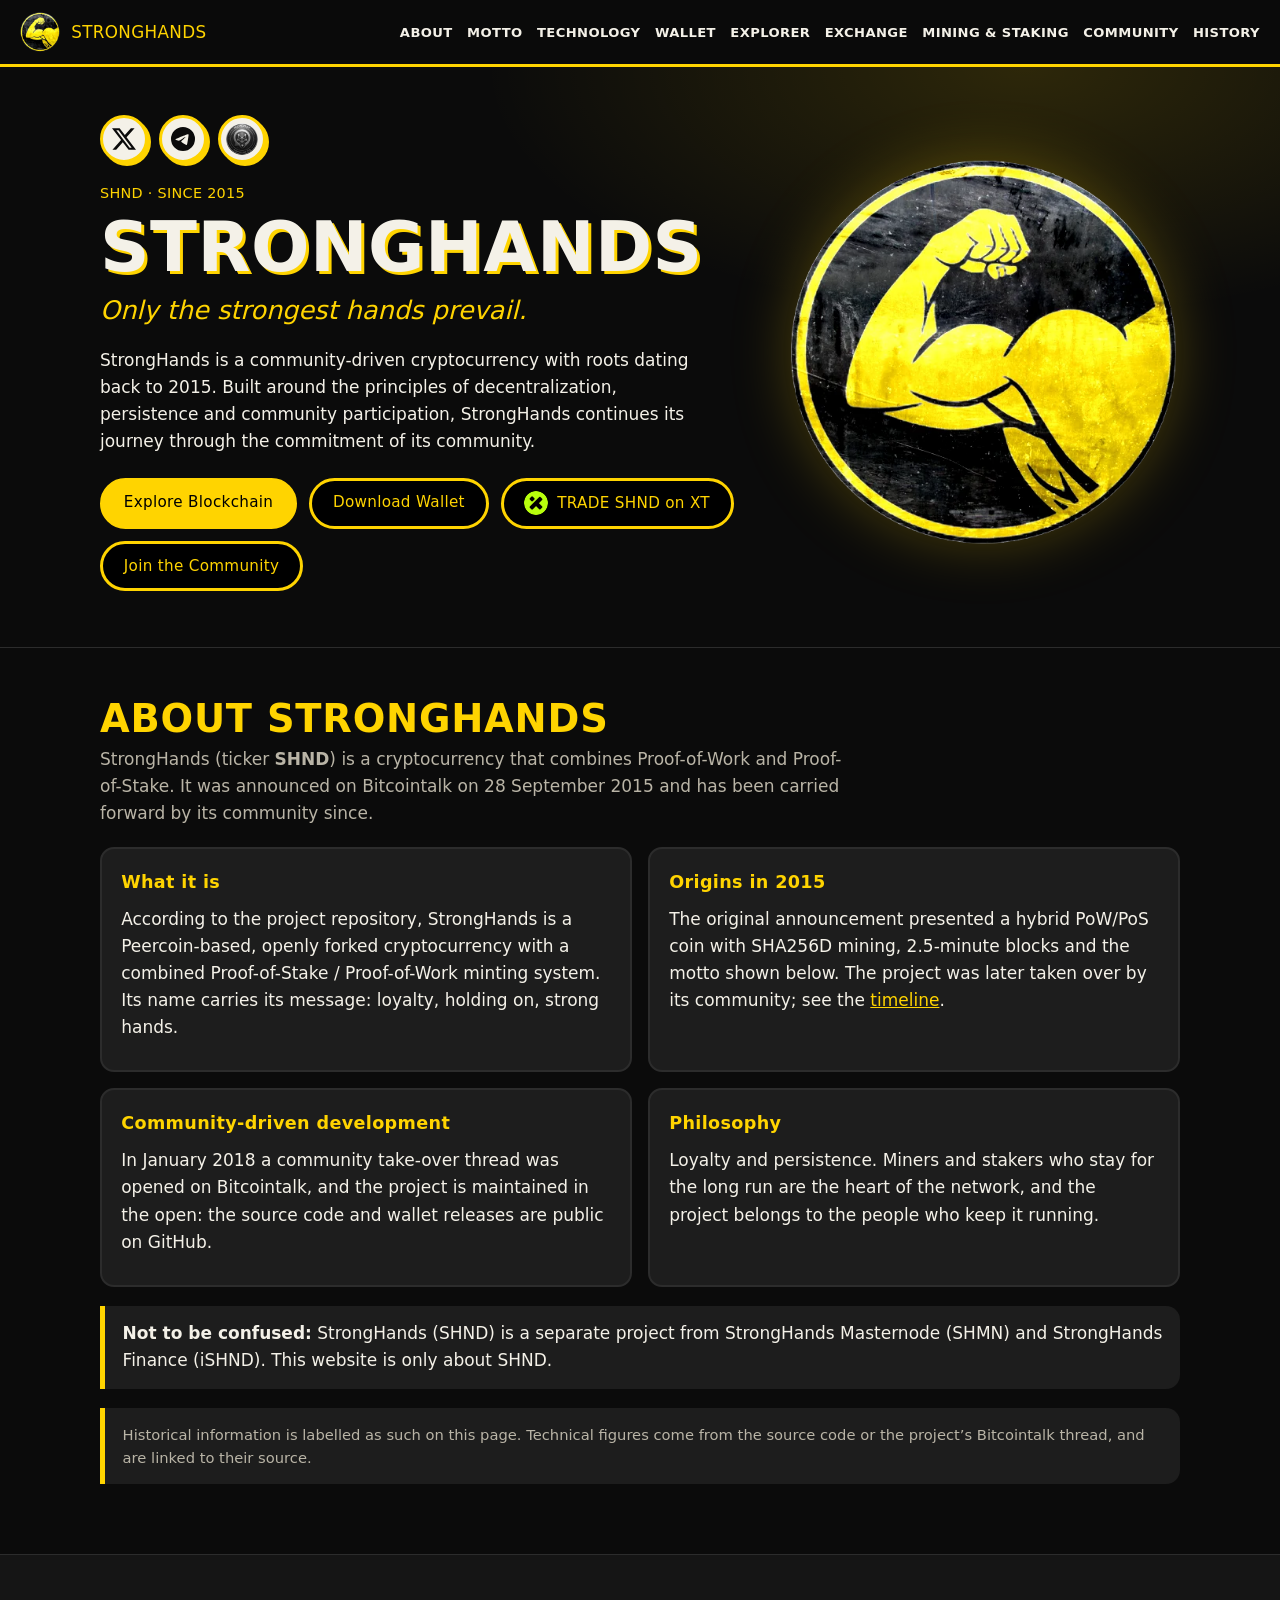
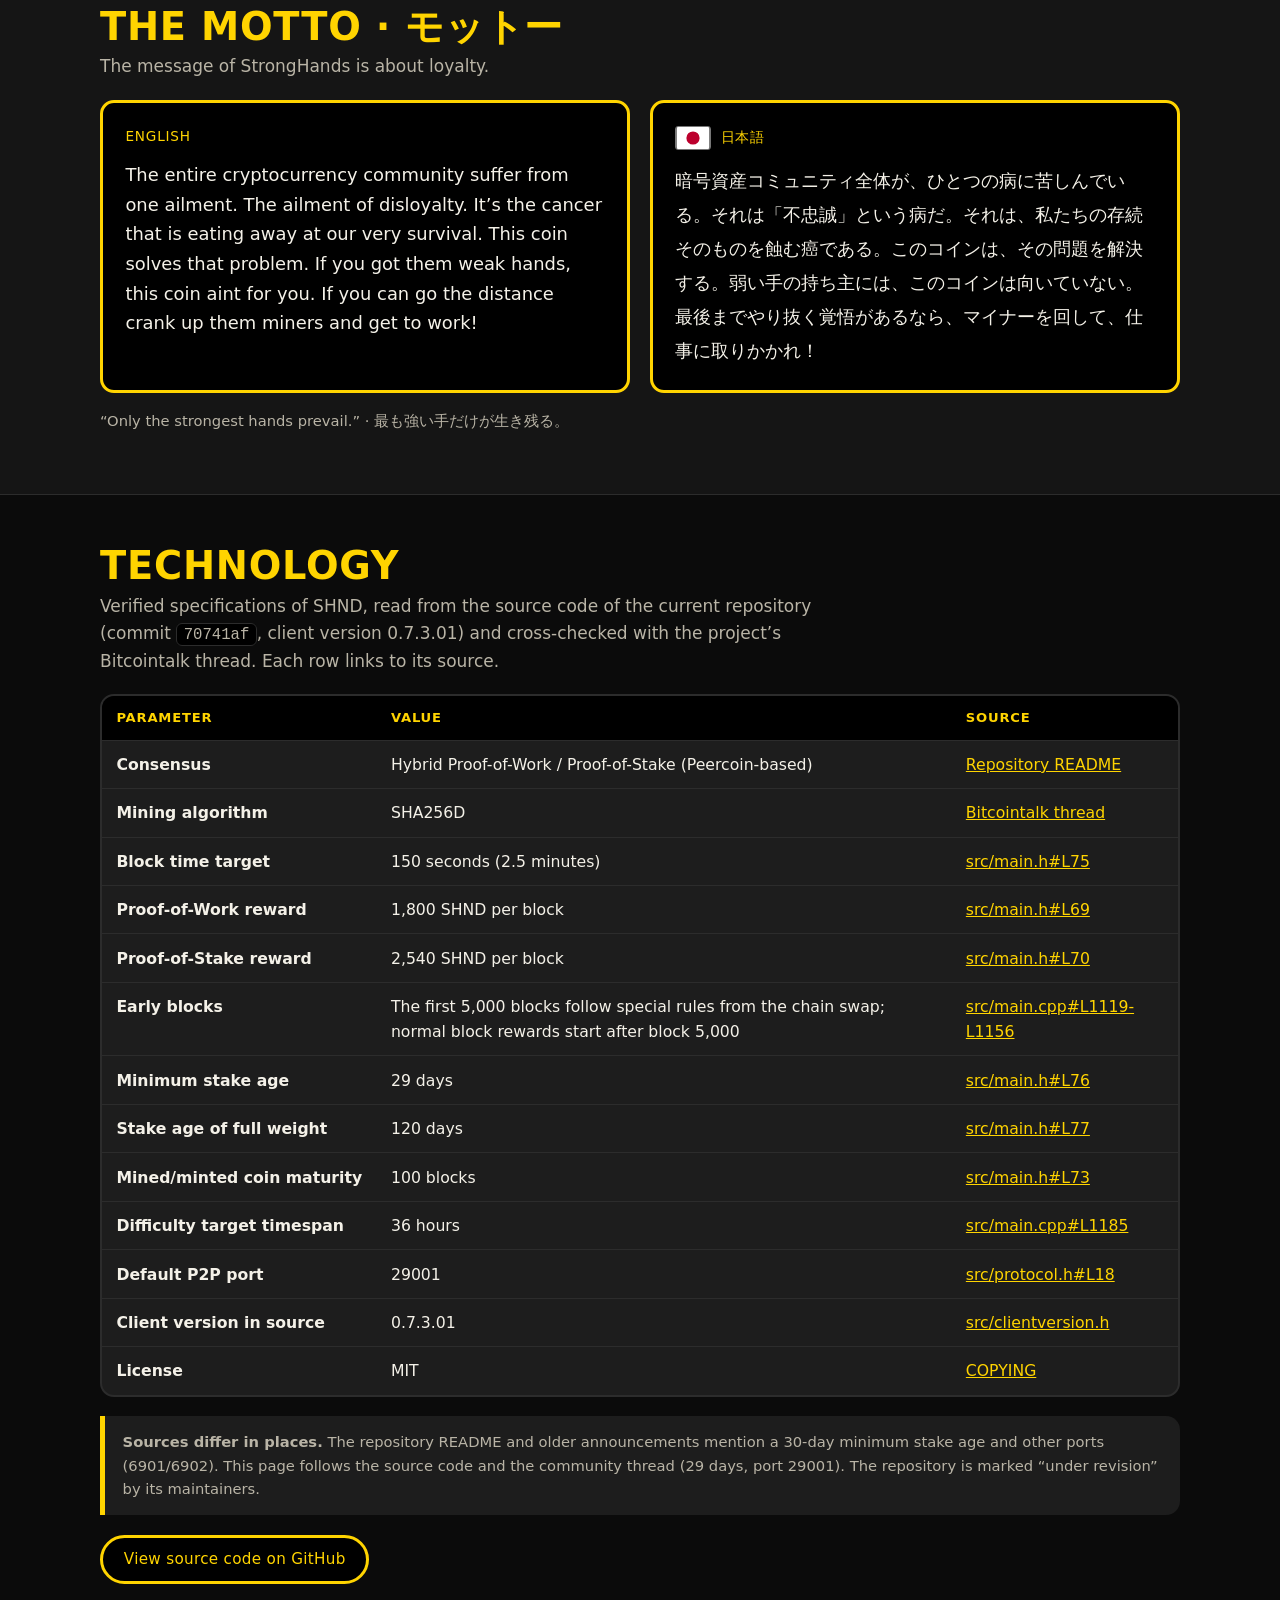
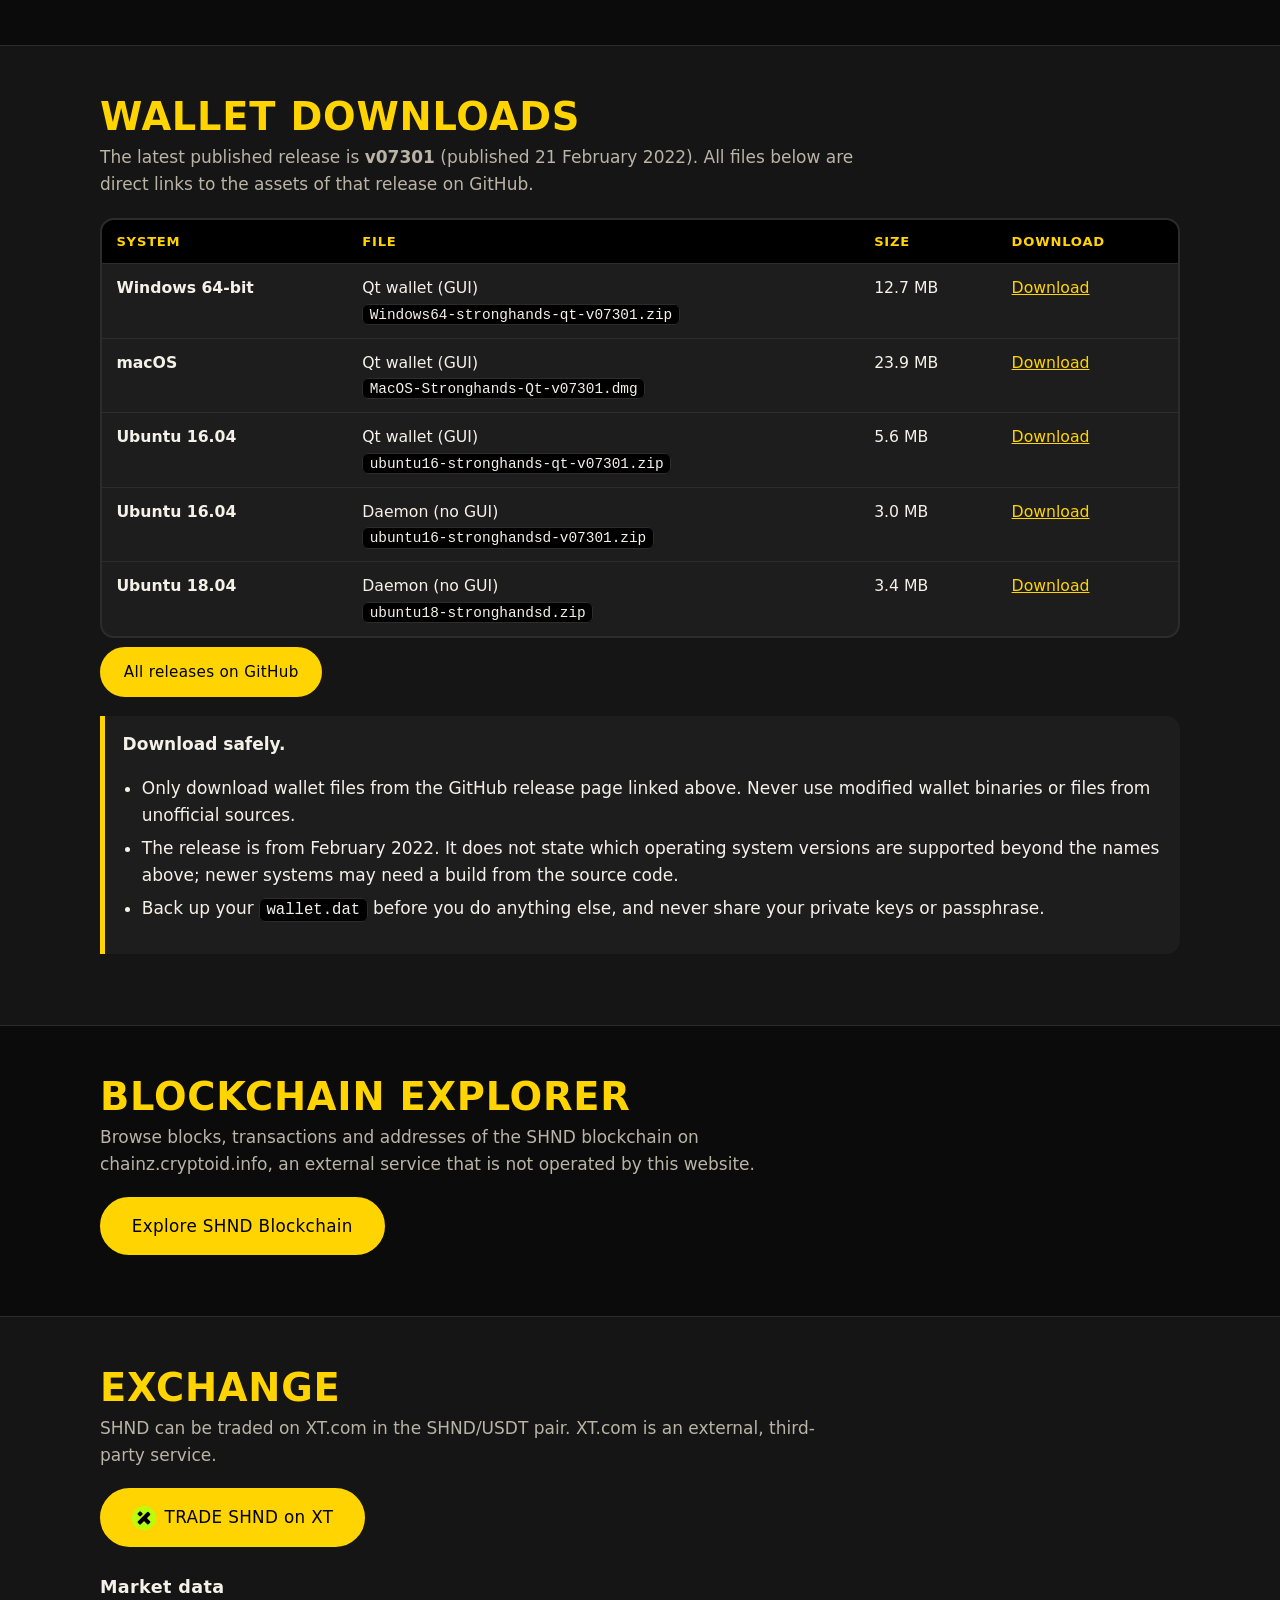
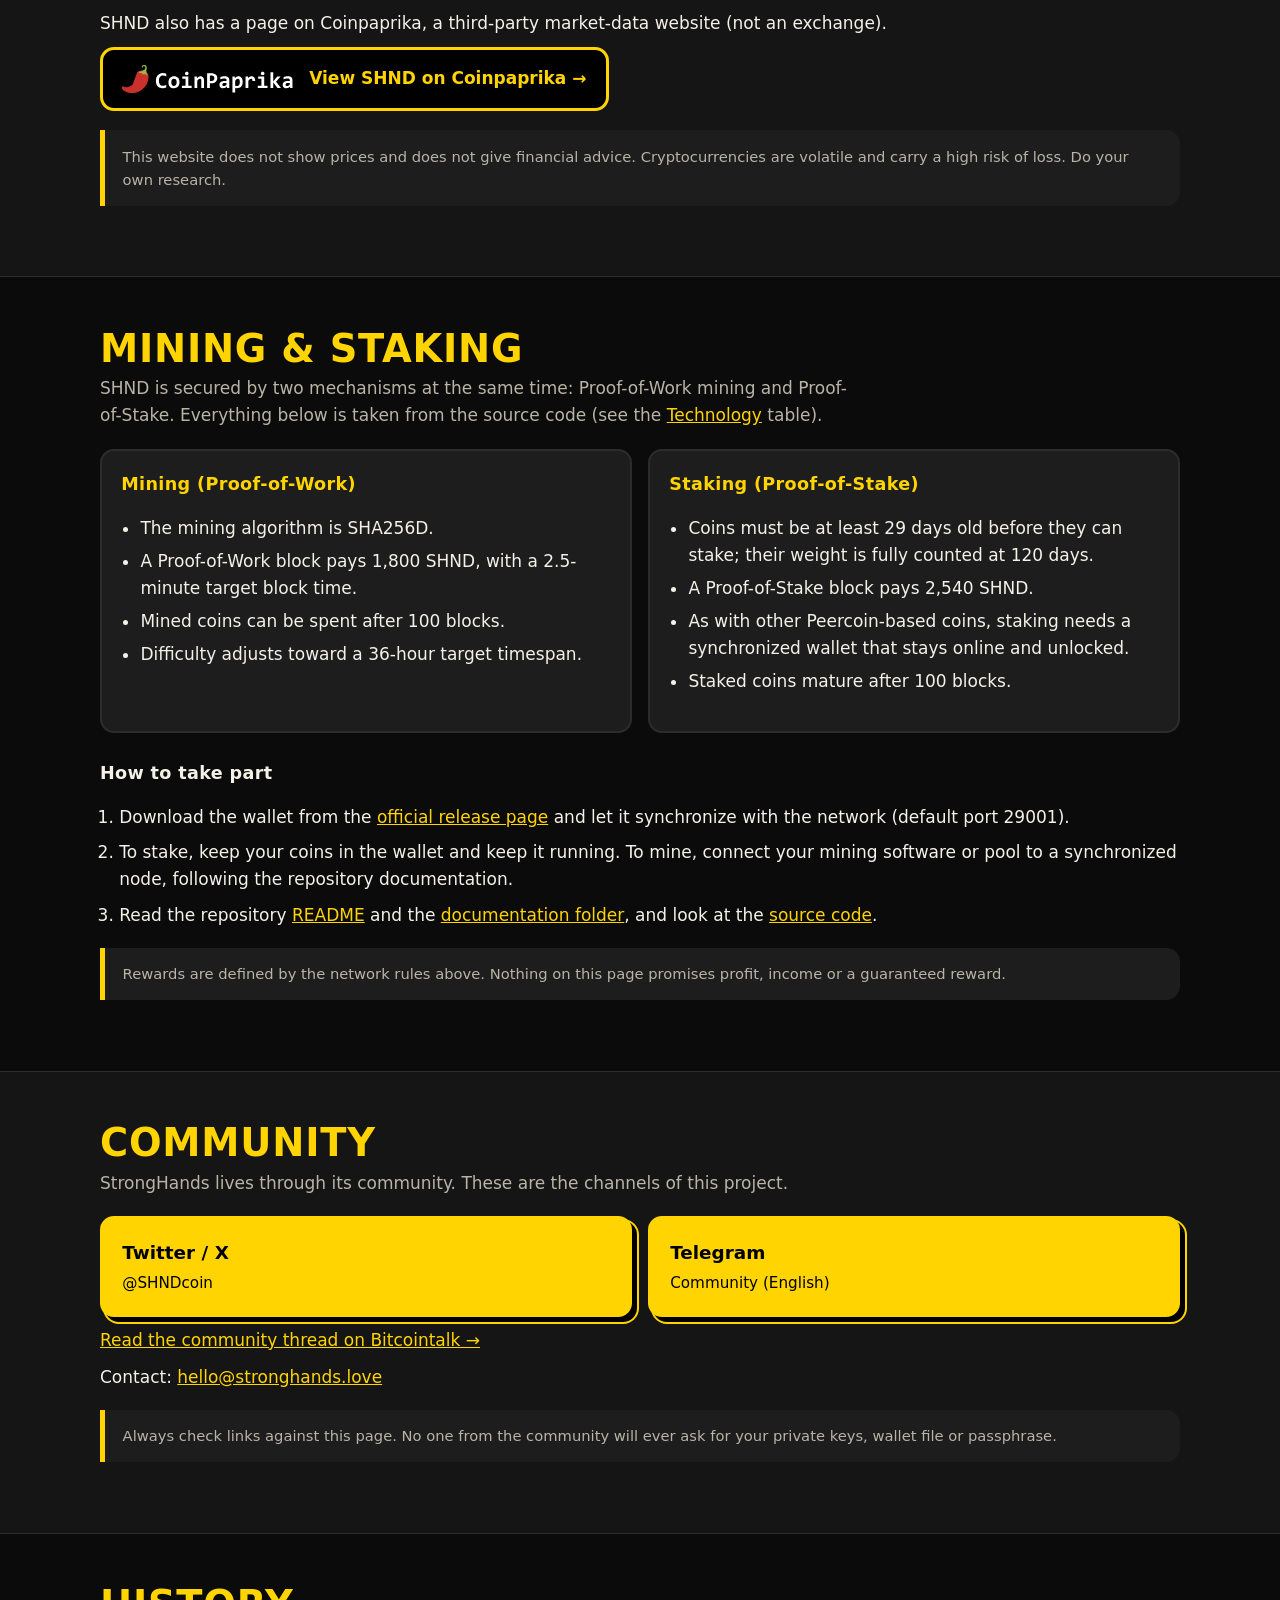
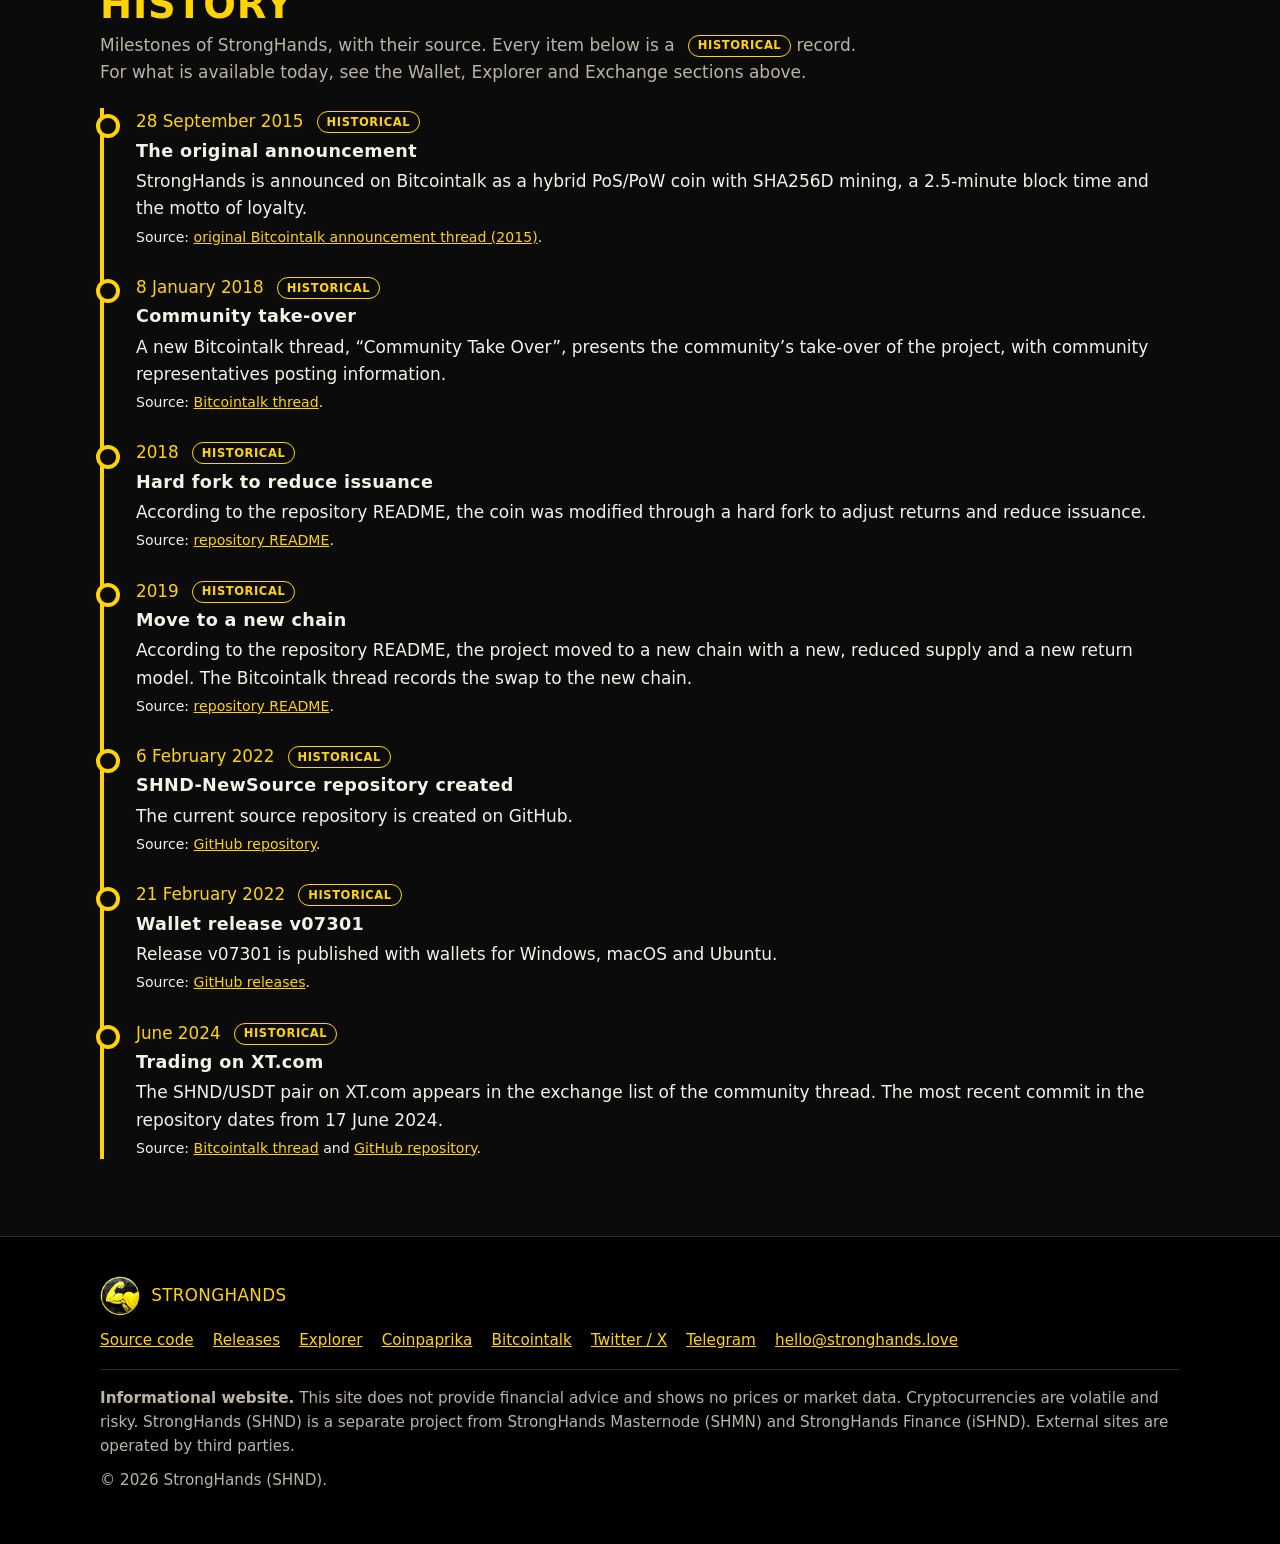
<file: index.html>
<!doctype html>
<html lang="en">
<head>
  <meta charset="utf-8">
  <meta name="viewport" content="width=device-width, initial-scale=1">
  <title>StrongHands (SHND) – Community-Driven Cryptocurrency Since 2015</title>
  <meta name="description" content="StrongHands (SHND) is a community-driven hybrid Proof-of-Work / Proof-of-Stake cryptocurrency with roots dating back to 2015. Technology, wallet downloads, explorer, mining, staking and history.">
  <meta name="theme-color" content="#0b0b0b">
  <meta name="robots" content="index, follow, max-image-preview:large">
  <link rel="canonical" href="https://stronghands.love/">
  <link rel="icon" type="image/png" sizes="32x32" href="assets/favicon-32.png">
  <link rel="icon" type="image/png" sizes="64x64" href="assets/favicon-64.png">
  <link rel="apple-touch-icon" href="assets/apple-touch-icon.png">
  <meta property="og:type" content="website">
  <meta property="og:site_name" content="StrongHands">
  <meta property="og:title" content="StrongHands (SHND) – Only the strongest hands prevail">
  <meta property="og:description" content="Community-driven hybrid PoW/PoS cryptocurrency with roots dating back to 2015.">
  <meta property="og:url" content="https://stronghands.love/">
  <meta property="og:image" content="https://stronghands.love/assets/stronghands-share-1200x630.jpg">
  <meta property="og:image:width" content="1200">
  <meta property="og:image:height" content="630">
  <meta property="og:image:alt" content="StrongHands logo: a flexed yellow arm on a black disc">
  <meta name="twitter:card" content="summary_large_image">
  <meta name="twitter:title" content="StrongHands (SHND) – Only the strongest hands prevail">
  <meta name="twitter:description" content="Community-driven hybrid PoW/PoS cryptocurrency with roots dating back to 2015.">
  <meta name="twitter:image" content="https://stronghands.love/assets/stronghands-share-1200x630.jpg">
  <meta name="twitter:image:alt" content="StrongHands logo: a flexed yellow arm on a black disc">
  <script type="application/ld+json">
  {
    "@context": "https://schema.org",
    "@graph": [
      {
        "@type": "WebSite",
        "@id": "https://stronghands.love/#website",
        "url": "https://stronghands.love/",
        "name": "StrongHands (SHND)",
        "description": "Community-driven hybrid PoW/PoS cryptocurrency with roots dating back to 2015.",
        "inLanguage": ["en", "ja"]
      },
      {
        "@type": "Organization",
        "@id": "https://stronghands.love/#community",
        "name": "StrongHands",
        "url": "https://stronghands.love/",
        "logo": "https://stronghands.love/assets/stronghands-logo-256.png",
        "sameAs": [
          "https://twitter.com/SHNDcoin",
          "https://t.me/stronghands"
        ]
      }
    ]
  }
  </script>
  <link rel="stylesheet" href="css/style.css">
</head>
<body>
  <a class="skip" href="#main">Skip to content</a>

  <header class="site-header">
    <div class="wrap bar">
      <a class="brand" href="#top" aria-label="StrongHands home">
        <img src="assets/stronghands-logo-256.webp" width="40" height="40" alt="">
        <span class="brand-word">STRONGHANDS</span>
      </a>
      <button class="nav-toggle" id="nav-toggle" type="button" aria-expanded="false" aria-controls="site-nav">Menu</button>
      <nav class="nav" id="site-nav" aria-label="Main">
        <ul>
          <li><a href="#about">About</a></li>
          <li><a href="#motto">Motto</a></li>
          <li><a href="#technology">Technology</a></li>
          <li><a href="#wallet">Wallet</a></li>
          <li><a href="#explorer">Explorer</a></li>
          <li><a href="#exchange">Exchange</a></li>
          <li><a href="#mining-staking">Mining &amp; Staking</a></li>
          <li><a href="#community">Community</a></li>
          <li><a href="#history">History</a></li>
        </ul>
      </nav>
    </div>
  </header>

  <main id="main">
    <section class="hero" id="top">
      <div class="wrap hero-grid">
        <div class="hero-copy">
          <nav class="social-top" aria-label="Community links">
            <a class="social-ico" href="https://twitter.com/SHNDcoin" target="_blank" rel="noopener noreferrer" aria-label="StrongHands on X" title="StrongHands on X"><svg viewBox="0 0 24 24" width="24" height="24" aria-hidden="true" focusable="false"><path fill="currentColor" d="M18.901 1.153h3.68l-8.04 9.19L24 22.846h-7.406l-5.8-7.584-6.638 7.584H.474l8.6-9.83L0 1.154h7.594l5.243 6.932ZM17.61 20.644h2.039L6.486 3.24H4.298Z"/></svg></a>
            <a class="social-ico" href="https://t.me/stronghands" target="_blank" rel="noopener noreferrer" aria-label="StrongHands on Telegram" title="StrongHands on Telegram"><svg viewBox="0 0 24 24" width="24" height="24" aria-hidden="true" focusable="false"><path fill="currentColor" d="M11.944 0A12 12 0 0 0 0 12a12 12 0 0 0 12 12 12 12 0 0 0 12-12A12 12 0 0 0 12 0a12 12 0 0 0-.056 0zm4.962 7.224c.1-.002.321.023.465.14a.506.506 0 0 1 .171.325c.016.093.036.306.02.472-.18 1.898-.962 6.502-1.36 8.627-.168.9-.499 1.201-.82 1.23-.696.065-1.225-.46-1.9-.902-1.056-.693-1.653-1.124-2.678-1.8-1.185-.78-.417-1.21.258-1.91.177-.184 3.247-2.977 3.307-3.23.007-.032.014-.15-.056-.212s-.174-.041-.249-.024c-.106.024-1.793 1.14-5.061 3.345-.48.33-.913.49-1.302.48-.428-.008-1.252-.241-1.865-.44-.752-.245-1.349-.374-1.297-.789.027-.216.325-.437.893-.663 3.498-1.524 5.83-2.529 6.998-3.014 3.332-1.386 4.025-1.627 4.476-1.635z"/></svg></a>
            <a class="social-ico social-ico-img" href="https://mememap.org" target="_blank" rel="noopener noreferrer" aria-label="StrongHands is listed on MemeMap" title="Listed on MemeMap"><img src="assets/mememap-coin-96.png" width="32" height="32" alt="" loading="lazy"></a>
          </nav>
          <p class="eyebrow">SHND &middot; Since 2015</p>
          <h1><span class="word">STRONGHANDS</span></h1>
          <p class="tagline">Only the strongest hands prevail.</p>
          <p class="lead">StrongHands is a community-driven cryptocurrency with roots dating back to 2015. Built around the principles of decentralization, persistence and community participation, StrongHands continues its journey through the commitment of its community.</p>
          <p class="cta-row">
            <a class="btn btn-primary" href="https://chainz.cryptoid.info/shnd/" target="_blank" rel="noopener noreferrer">Explore Blockchain</a>
            <a class="btn btn-secondary" href="#wallet">Download Wallet</a>
            <a class="btn btn-secondary" href="https://www.xt.com/en/trade/shnd_usdt" target="_blank" rel="noopener noreferrer"><img class="btn-ico" src="assets/xt-logo.png" alt="" width="24" height="24">TRADE SHND on XT</a>
            <a class="btn btn-secondary" href="#community">Join the Community</a>
          </p>
        </div>
        <figure class="hero-art">
          <picture>
            <source type="image/webp" srcset="assets/stronghands-logo-256.webp 256w, assets/stronghands-logo.webp 500w" sizes="(min-width: 860px) 400px, 80vw">
            <img src="assets/stronghands-logo.png" width="500" height="500" fetchpriority="high" decoding="async" alt="StrongHands logo: a flexed yellow arm on a black disc">
          </picture>
        </figure>
      </div>
    </section>

    <section id="about" class="panel" aria-labelledby="about-h">
      <div class="wrap">
        <h2 id="about-h">About StrongHands</h2>
        <p class="kicker">StrongHands (ticker <strong>SHND</strong>) is a cryptocurrency that combines Proof-of-Work and Proof-of-Stake. It was announced on Bitcointalk on 28 September 2015 and has been carried forward by its community since.</p>
        <div class="grid two">
          <div class="box">
            <h3>What it is</h3>
            <p>According to the project repository, StrongHands is a Peercoin-based, openly forked cryptocurrency with a combined Proof-of-Stake / Proof-of-Work minting system. Its name carries its message: loyalty, holding on, strong hands.</p>
          </div>
          <div class="box">
            <h3>Origins in 2015</h3>
            <p>The original announcement presented a hybrid PoW/PoS coin with SHA256D mining, 2.5-minute blocks and the motto shown below. The project was later taken over by its community; see the <a href="#history">timeline</a>.</p>
          </div>
          <div class="box">
            <h3>Community-driven development</h3>
            <p>In January 2018 a community take-over thread was opened on Bitcointalk, and the project is maintained in the open: the source code and wallet releases are public on GitHub.</p>
          </div>
          <div class="box">
            <h3>Philosophy</h3>
            <p>Loyalty and persistence. Miners and stakers who stay for the long run are the heart of the network, and the project belongs to the people who keep it running.</p>
          </div>
        </div>
        <p class="note"><strong>Not to be confused:</strong> StrongHands (SHND) is a separate project from StrongHands Masternode (SHMN) and StrongHands Finance (iSHND). This website is only about SHND.</p>
        <p class="note small">Historical information is labelled as such on this page. Technical figures come from the source code or the project&rsquo;s Bitcointalk thread, and are linked to their source.</p>
      </div>
    </section>

    <section id="motto" class="panel alt" aria-labelledby="motto-h">
      <div class="wrap">
        <h2 id="motto-h">The Motto &middot; <span lang="ja">モットー</span></h2>
        <p class="kicker">The message of StrongHands is about loyalty.</p>
        <div class="motto-grid">
          <blockquote class="quote" lang="en">
            <p class="label"><span>English</span></p>
            <p>The entire cryptocurrency community suffer from one ailment. The ailment of disloyalty. It&rsquo;s the cancer that is eating away at our very survival. This coin solves that problem. If you got them weak hands, this coin aint for you. If you can go the distance crank up them miners and get to work!</p>
          </blockquote>
          <blockquote class="quote ja" lang="ja">
            <p class="label">
              <span class="flag" role="img" aria-label="Flag of Japan"><svg viewBox="0 0 90 60" xmlns="http://www.w3.org/2000/svg" focusable="false" aria-hidden="true"><rect width="90" height="60" fill="#ffffff"/><circle cx="45" cy="30" r="18" fill="#bc002d"/></svg></span>
              <span>日本語</span>
            </p>
            <p>暗号資産コミュニティ全体が、ひとつの病に苦しんでいる。それは「不忠誠」という病だ。それは、私たちの存続そのものを蝕む癌である。このコインは、その問題を解決する。弱い手の持ち主には、このコインは向いていない。最後までやり抜く覚悟があるなら、マイナーを回して、仕事に取りかかれ！</p>
          </blockquote>
        </div>
        <p class="motto-source">&ldquo;Only the strongest hands prevail.&rdquo; &middot; <span lang="ja">最も強い手だけが生き残る。</span></p>
      </div>
    </section>

    <section id="technology" class="panel" aria-labelledby="tech-h">
      <div class="wrap">
        <h2 id="tech-h">Technology</h2>
        <p class="kicker">Verified specifications of SHND, read from the source code of the current repository (commit <code>70741af</code>, client version 0.7.3.01) and cross-checked with the project&rsquo;s Bitcointalk thread. Each row links to its source.</p>
        <div class="table-wrap">
          <table>
            <thead><tr><th scope="col">Parameter</th><th scope="col">Value</th><th scope="col">Source</th></tr></thead>
            <tbody>
              <tr><td class="k">Consensus</td><td>Hybrid Proof-of-Work / Proof-of-Stake (Peercoin-based)</td><td><a href="https://github.com/stronghandsblockchain/SHND-NewSource/blob/70741af7b6cb85afba53950e54d2004b928a733f/README.md" target="_blank" rel="noopener noreferrer">Repository README</a></td></tr>
              <tr><td class="k">Mining algorithm</td><td>SHA256D</td><td><a href="https://bitcointalk.org/index.php?topic=2709780" target="_blank" rel="noopener noreferrer">Bitcointalk thread</a></td></tr>
              <tr><td class="k">Block time target</td><td>150 seconds (2.5 minutes)</td><td><a href="https://github.com/stronghandsblockchain/SHND-NewSource/blob/70741af7b6cb85afba53950e54d2004b928a733f/src/main.h#L75" target="_blank" rel="noopener noreferrer">src/main.h#L75</a></td></tr>
              <tr><td class="k">Proof-of-Work reward</td><td>1,800 SHND per block</td><td><a href="https://github.com/stronghandsblockchain/SHND-NewSource/blob/70741af7b6cb85afba53950e54d2004b928a733f/src/main.h#L69" target="_blank" rel="noopener noreferrer">src/main.h#L69</a></td></tr>
              <tr><td class="k">Proof-of-Stake reward</td><td>2,540 SHND per block</td><td><a href="https://github.com/stronghandsblockchain/SHND-NewSource/blob/70741af7b6cb85afba53950e54d2004b928a733f/src/main.h#L70" target="_blank" rel="noopener noreferrer">src/main.h#L70</a></td></tr>
              <tr><td class="k">Early blocks</td><td>The first 5,000 blocks follow special rules from the chain swap; normal block rewards start after block 5,000</td><td><a href="https://github.com/stronghandsblockchain/SHND-NewSource/blob/70741af7b6cb85afba53950e54d2004b928a733f/src/main.cpp#L1119-L1156" target="_blank" rel="noopener noreferrer">src/main.cpp#L1119-L1156</a></td></tr>
              <tr><td class="k">Minimum stake age</td><td>29 days</td><td><a href="https://github.com/stronghandsblockchain/SHND-NewSource/blob/70741af7b6cb85afba53950e54d2004b928a733f/src/main.h#L76" target="_blank" rel="noopener noreferrer">src/main.h#L76</a></td></tr>
              <tr><td class="k">Stake age of full weight</td><td>120 days</td><td><a href="https://github.com/stronghandsblockchain/SHND-NewSource/blob/70741af7b6cb85afba53950e54d2004b928a733f/src/main.h#L77" target="_blank" rel="noopener noreferrer">src/main.h#L77</a></td></tr>
              <tr><td class="k">Mined/minted coin maturity</td><td>100 blocks</td><td><a href="https://github.com/stronghandsblockchain/SHND-NewSource/blob/70741af7b6cb85afba53950e54d2004b928a733f/src/main.h#L73" target="_blank" rel="noopener noreferrer">src/main.h#L73</a></td></tr>
              <tr><td class="k">Difficulty target timespan</td><td>36 hours</td><td><a href="https://github.com/stronghandsblockchain/SHND-NewSource/blob/70741af7b6cb85afba53950e54d2004b928a733f/src/main.cpp#L1185" target="_blank" rel="noopener noreferrer">src/main.cpp#L1185</a></td></tr>
              <tr><td class="k">Default P2P port</td><td>29001</td><td><a href="https://github.com/stronghandsblockchain/SHND-NewSource/blob/70741af7b6cb85afba53950e54d2004b928a733f/src/protocol.h#L18" target="_blank" rel="noopener noreferrer">src/protocol.h#L18</a></td></tr>
              <tr><td class="k">Client version in source</td><td>0.7.3.01</td><td><a href="https://github.com/stronghandsblockchain/SHND-NewSource/blob/70741af7b6cb85afba53950e54d2004b928a733f/src/clientversion.h" target="_blank" rel="noopener noreferrer">src/clientversion.h</a></td></tr>
              <tr><td class="k">License</td><td>MIT</td><td><a href="https://github.com/stronghandsblockchain/SHND-NewSource/blob/70741af7b6cb85afba53950e54d2004b928a733f/COPYING" target="_blank" rel="noopener noreferrer">COPYING</a></td></tr>
            </tbody>
          </table>
        </div>
        <p class="note small"><strong>Sources differ in places.</strong> The repository README and older announcements mention a 30-day minimum stake age and other ports (6901/6902). This page follows the source code and the community thread (29 days, port 29001). The repository is marked &ldquo;under revision&rdquo; by its maintainers.</p>
        <p><a class="btn btn-secondary" href="https://github.com/stronghandsblockchain/SHND-NewSource" target="_blank" rel="noopener noreferrer">View source code on GitHub</a></p>
      </div>
    </section>

    <section id="wallet" class="panel alt" aria-labelledby="wallet-h">
      <div class="wrap">
        <h2 id="wallet-h">Wallet Downloads</h2>
        <p class="kicker">The latest published release is <strong>v07301</strong> (published 21 February 2022). All files below are direct links to the assets of that release on GitHub.</p>
        <div class="table-wrap">
          <table>
            <thead><tr><th scope="col">System</th><th scope="col">File</th><th scope="col">Size</th><th scope="col">Download</th></tr></thead>
            <tbody>
              <tr><td class="k">Windows 64-bit</td><td>Qt wallet (GUI)<br><code>Windows64-stronghands-qt-v07301.zip</code></td><td>12.7 MB</td><td><a href="https://github.com/stronghandsblockchain/SHND-NewSource/releases/download/v07301/Windows64-stronghands-qt-v07301.zip" target="_blank" rel="noopener noreferrer">Download</a></td></tr>
              <tr><td class="k">macOS</td><td>Qt wallet (GUI)<br><code>MacOS-Stronghands-Qt-v07301.dmg</code></td><td>23.9 MB</td><td><a href="https://github.com/stronghandsblockchain/SHND-NewSource/releases/download/v07301/MacOS-Stronghands-Qt-v07301.dmg" target="_blank" rel="noopener noreferrer">Download</a></td></tr>
              <tr><td class="k">Ubuntu 16.04</td><td>Qt wallet (GUI)<br><code>ubuntu16-stronghands-qt-v07301.zip</code></td><td>5.6 MB</td><td><a href="https://github.com/stronghandsblockchain/SHND-NewSource/releases/download/v07301/ubuntu16-stronghands-qt-v07301.zip" target="_blank" rel="noopener noreferrer">Download</a></td></tr>
              <tr><td class="k">Ubuntu 16.04</td><td>Daemon (no GUI)<br><code>ubuntu16-stronghandsd-v07301.zip</code></td><td>3.0 MB</td><td><a href="https://github.com/stronghandsblockchain/SHND-NewSource/releases/download/v07301/ubuntu16-stronghandsd-v07301.zip" target="_blank" rel="noopener noreferrer">Download</a></td></tr>
              <tr><td class="k">Ubuntu 18.04</td><td>Daemon (no GUI)<br><code>ubuntu18-stronghandsd.zip</code></td><td>3.4 MB</td><td><a href="https://github.com/stronghandsblockchain/SHND-NewSource/releases/download/v07301/ubuntu18-stronghandsd.zip" target="_blank" rel="noopener noreferrer">Download</a></td></tr>
            </tbody>
          </table>
        </div>
        <p><a class="btn btn-primary" href="https://github.com/stronghandsblockchain/SHND-NewSource/releases" target="_blank" rel="noopener noreferrer">All releases on GitHub</a></p>
        <div class="note">
          <strong>Download safely.</strong>
          <ul class="list">
            <li>Only download wallet files from the GitHub release page linked above. Never use modified wallet binaries or files from unofficial sources.</li>
            <li>The release is from February 2022. It does not state which operating system versions are supported beyond the names above; newer systems may need a build from the source code.</li>
            <li>Back up your <code>wallet.dat</code> before you do anything else, and never share your private keys or passphrase.</li>
          </ul>
        </div>
      </div>
    </section>

    <section id="explorer" class="panel" aria-labelledby="explorer-h">
      <div class="wrap">
        <h2 id="explorer-h">Blockchain Explorer</h2>
        <p class="kicker">Browse blocks, transactions and addresses of the SHND blockchain on chainz.cryptoid.info, an external service that is not operated by this website.</p>
        <p><a class="btn btn-primary btn-wide" href="https://chainz.cryptoid.info/shnd/" target="_blank" rel="noopener noreferrer">Explore SHND Blockchain</a></p>
      </div>
    </section>

    <section id="exchange" class="panel alt" aria-labelledby="exchange-h">
      <div class="wrap">
        <h2 id="exchange-h">Exchange</h2>
        <p class="kicker">SHND can be traded on XT.com in the SHND/USDT pair. XT.com is an external, third-party service.</p>
        <p><a class="btn btn-primary btn-wide" href="https://www.xt.com/en/trade/shnd_usdt" target="_blank" rel="noopener noreferrer"><img class="btn-ico" src="assets/xt-logo.png" alt="" width="24" height="24">TRADE SHND on XT</a></p>
        <h3>Market data</h3>
        <p>SHND also has a page on Coinpaprika, a third-party market-data website (not an exchange).</p>
        <p><a class="paprika" href="https://coinpaprika.com/coin/shnd-stronghands" target="_blank" rel="noopener noreferrer" aria-label="StrongHands (SHND) on Coinpaprika"><img src="assets/coinpaprika-logo.svg" width="171" height="29" alt="Coinpaprika" loading="lazy" decoding="async"><span>View SHND on Coinpaprika &rarr;</span></a></p>
        <p class="note small">This website does not show prices and does not give financial advice. Cryptocurrencies are volatile and carry a high risk of loss. Do your own research.</p>
      </div>
    </section>

    <section id="mining-staking" class="panel" aria-labelledby="ms-h">
      <div class="wrap">
        <h2 id="ms-h">Mining &amp; Staking</h2>
        <p class="kicker">SHND is secured by two mechanisms at the same time: Proof-of-Work mining and Proof-of-Stake. Everything below is taken from the source code (see the <a href="#technology">Technology</a> table).</p>
        <div class="grid two">
          <div class="box">
            <h3>Mining (Proof-of-Work)</h3>
            <ul class="list">
              <li>The mining algorithm is SHA256D.</li>
              <li>A Proof-of-Work block pays 1,800 SHND, with a 2.5-minute target block time.</li>
              <li>Mined coins can be spent after 100 blocks.</li>
              <li>Difficulty adjusts toward a 36-hour target timespan.</li>
            </ul>
          </div>
          <div class="box">
            <h3>Staking (Proof-of-Stake)</h3>
            <ul class="list">
              <li>Coins must be at least 29 days old before they can stake; their weight is fully counted at 120 days.</li>
              <li>A Proof-of-Stake block pays 2,540 SHND.</li>
              <li>As with other Peercoin-based coins, staking needs a synchronized wallet that stays online and unlocked.</li>
              <li>Staked coins mature after 100 blocks.</li>
            </ul>
          </div>
        </div>
        <h3>How to take part</h3>
        <ol class="steps">
          <li>Download the wallet from the <a href="#wallet">official release page</a> and let it synchronize with the network (default port 29001).</li>
          <li>To stake, keep your coins in the wallet and keep it running. To mine, connect your mining software or pool to a synchronized node, following the repository documentation.</li>
          <li>Read the repository <a href="https://github.com/stronghandsblockchain/SHND-NewSource/blob/70741af7b6cb85afba53950e54d2004b928a733f/README.md" target="_blank" rel="noopener noreferrer">README</a> and the <a href="https://github.com/stronghandsblockchain/SHND-NewSource/tree/70741af7b6cb85afba53950e54d2004b928a733f/doc" target="_blank" rel="noopener noreferrer">documentation folder</a>, and look at the <a href="https://github.com/stronghandsblockchain/SHND-NewSource" target="_blank" rel="noopener noreferrer">source code</a>.</li>
        </ol>
        <p class="note small">Rewards are defined by the network rules above. Nothing on this page promises profit, income or a guaranteed reward.</p>
      </div>
    </section>

    <section id="community" class="panel alt" aria-labelledby="community-h">
      <div class="wrap">
        <h2 id="community-h">Community</h2>
        <p class="kicker">StrongHands lives through its community. These are the channels of this project.</p>
        <div class="grid two">
          <a class="card" href="https://twitter.com/SHNDcoin" target="_blank" rel="noopener noreferrer"><strong>Twitter / X</strong><span>@SHNDcoin</span></a>
          <a class="card" href="https://t.me/stronghands" target="_blank" rel="noopener noreferrer"><strong>Telegram</strong><span>Community (English)</span></a>
        </div>
        <p><a href="https://bitcointalk.org/index.php?topic=2709780" target="_blank" rel="noopener noreferrer">Read the community thread on Bitcointalk &rarr;</a></p>
        <p>Contact: <a href="mailto:hello@stronghands.love">hello@stronghands.love</a></p>
        <p class="note small">Always check links against this page. No one from the community will ever ask for your private keys, wallet file or passphrase.</p>
      </div>
    </section>

    <section id="history" class="panel" aria-labelledby="history-h">
      <div class="wrap">
        <h2 id="history-h">History</h2>
        <p class="kicker">Milestones of StrongHands, with their source. Every item below is a <span class="tag">Historical</span> record. For what is available today, see the Wallet, Explorer and Exchange sections above.</p>
        <ol class="timeline">
          <li>
            <span class="when">28 September 2015 <span class="tag">Historical</span></span>
            <h3>The original announcement</h3>
            <p>StrongHands is announced on Bitcointalk as a hybrid PoS/PoW coin with SHA256D mining, a 2.5-minute block time and the motto of loyalty.</p>
            <p class="src">Source: <a href="https://bitcointalk.org/index.php?topic=1195510" target="_blank" rel="noopener noreferrer">original Bitcointalk announcement thread (2015)</a>.</p>
          </li>
          <li>
            <span class="when">8 January 2018 <span class="tag">Historical</span></span>
            <h3>Community take-over</h3>
            <p>A new Bitcointalk thread, &ldquo;Community Take Over&rdquo;, presents the community&rsquo;s take-over of the project, with community representatives posting information.</p>
            <p class="src">Source: <a href="https://bitcointalk.org/index.php?topic=2709780" target="_blank" rel="noopener noreferrer">Bitcointalk thread</a>.</p>
          </li>
          <li>
            <span class="when">2018 <span class="tag">Historical</span></span>
            <h3>Hard fork to reduce issuance</h3>
            <p>According to the repository README, the coin was modified through a hard fork to adjust returns and reduce issuance.</p>
            <p class="src">Source: <a href="https://github.com/stronghandsblockchain/SHND-NewSource/blob/70741af7b6cb85afba53950e54d2004b928a733f/README.md" target="_blank" rel="noopener noreferrer">repository README</a>.</p>
          </li>
          <li>
            <span class="when">2019 <span class="tag">Historical</span></span>
            <h3>Move to a new chain</h3>
            <p>According to the repository README, the project moved to a new chain with a new, reduced supply and a new return model. The Bitcointalk thread records the swap to the new chain.</p>
            <p class="src">Source: <a href="https://github.com/stronghandsblockchain/SHND-NewSource/blob/70741af7b6cb85afba53950e54d2004b928a733f/README.md" target="_blank" rel="noopener noreferrer">repository README</a>.</p>
          </li>
          <li>
            <span class="when">6 February 2022 <span class="tag">Historical</span></span>
            <h3>SHND-NewSource repository created</h3>
            <p>The current source repository is created on GitHub.</p>
            <p class="src">Source: <a href="https://github.com/stronghandsblockchain/SHND-NewSource" target="_blank" rel="noopener noreferrer">GitHub repository</a>.</p>
          </li>
          <li>
            <span class="when">21 February 2022 <span class="tag">Historical</span></span>
            <h3>Wallet release v07301</h3>
            <p>Release v07301 is published with wallets for Windows, macOS and Ubuntu.</p>
            <p class="src">Source: <a href="https://github.com/stronghandsblockchain/SHND-NewSource/releases" target="_blank" rel="noopener noreferrer">GitHub releases</a>.</p>
          </li>
          <li>
            <span class="when">June 2024 <span class="tag">Historical</span></span>
            <h3>Trading on XT.com</h3>
            <p>The SHND/USDT pair on XT.com appears in the exchange list of the community thread. The most recent commit in the repository dates from 17 June 2024.</p>
            <p class="src">Source: <a href="https://bitcointalk.org/index.php?topic=2709780" target="_blank" rel="noopener noreferrer">Bitcointalk thread</a> and <a href="https://github.com/stronghandsblockchain/SHND-NewSource" target="_blank" rel="noopener noreferrer">GitHub repository</a>.</p>
          </li>
        </ol>
      </div>
    </section>
  </main>

  <footer class="footer">
    <div class="wrap">
      <a class="brand" href="#top" aria-label="Back to top">
        <img src="assets/stronghands-logo-256.webp" width="40" height="40" alt="">
        <span class="brand-word">STRONGHANDS</span>
      </a>
      <ul aria-label="Resources">
        <li><a href="https://github.com/stronghandsblockchain/SHND-NewSource" target="_blank" rel="noopener noreferrer">Source code</a></li>
        <li><a href="https://github.com/stronghandsblockchain/SHND-NewSource/releases" target="_blank" rel="noopener noreferrer">Releases</a></li>
        <li><a href="https://chainz.cryptoid.info/shnd/" target="_blank" rel="noopener noreferrer">Explorer</a></li>
        <li><a href="https://coinpaprika.com/coin/shnd-stronghands" target="_blank" rel="noopener noreferrer">Coinpaprika</a></li>
        <li><a href="https://bitcointalk.org/index.php?topic=2709780" target="_blank" rel="noopener noreferrer">Bitcointalk</a></li>
        <li><a href="https://twitter.com/SHNDcoin" target="_blank" rel="noopener noreferrer">Twitter / X</a></li>
        <li><a href="https://t.me/stronghands" target="_blank" rel="noopener noreferrer">Telegram</a></li>
        <li><a href="mailto:hello@stronghands.love">hello@stronghands.love</a></li>
      </ul>
      <p class="risk"><strong>Informational website.</strong> This site does not provide financial advice and shows no prices or market data. Cryptocurrencies are volatile and risky. StrongHands (SHND) is a separate project from StrongHands Masternode (SHMN) and StrongHands Finance (iSHND). External sites are operated by third parties.</p>
      <p>&copy; 2026 StrongHands (SHND).</p>
    </div>
  </footer>
  <script src="js/main.js" defer></script>
</body>
</html>
</file>
<file: css/style.css>
:root{--yellow:#ffd400;--yellow-d:#e0b800;--black:#0b0b0b;--char:#151515;--char2:#1d1d1d;--line:#2c2c2c;--text:#f4f1e8;--muted:#b9b4a6;--r:14px}
*{box-sizing:border-box}
html{scroll-behavior:smooth;scroll-padding-top:76px}
body{margin:0;background:var(--black);color:var(--text);font:17px/1.6 system-ui,-apple-system,"Segoe UI",Roboto,Helvetica,Arial,sans-serif;-webkit-text-size-adjust:100%}
h1,h2,h3,.btn,.eyebrow,.brand-word{font-family:"Arial Black","Impact",system-ui,sans-serif;letter-spacing:.02em}
h2{font-size:clamp(1.7rem,4.5vw,2.4rem);margin:0 0 .4rem;color:var(--yellow);text-transform:uppercase;line-height:1.05}
h3{font-size:1.1rem;margin:1.6rem 0 .4rem;color:var(--text)}
p{margin:.6rem 0}
a{color:var(--yellow)}
a:hover{color:#fff}
code{background:#000;border:1px solid var(--line);border-radius:6px;padding:.1rem .4rem;font-size:.92em;word-break:break-word}
.wrap{width:min(1080px,100% - 2rem);margin-inline:auto}
.skip{position:absolute;left:-999px;top:0;background:var(--yellow);color:#000;padding:.6rem 1rem;z-index:100}
.skip:focus{left:.5rem;top:.5rem}
a:focus-visible,button:focus-visible,summary:focus-visible{outline:3px solid var(--yellow);outline-offset:3px}
.btn:focus-visible{outline-color:#fff}

/* Header */
.site-header{position:sticky;top:0;z-index:50;background:rgba(11,11,11,.94);border-bottom:3px solid var(--yellow);backdrop-filter:blur(6px)}
.bar{display:flex;align-items:center;justify-content:space-between;gap:1rem;min-height:64px}
.brand{display:flex;align-items:center;gap:.7rem;text-decoration:none;color:var(--text)}
.brand img{width:40px;height:40px;display:block}
.brand-word{font-size:1.05rem;color:var(--yellow)}
.nav-toggle{display:none;background:transparent;border:2px solid var(--yellow);color:var(--yellow);border-radius:10px;padding:.45rem .8rem;font:inherit;font-weight:700;cursor:pointer}
.site-header .bar{width:min(1240px,100% - 2rem)}
.nav ul{list-style:none;margin:0;padding:0;display:flex;gap:.9rem;flex-wrap:nowrap}
.nav a{color:var(--text);text-decoration:none;font-size:.82rem;font-weight:700;text-transform:uppercase;letter-spacing:.03em;white-space:nowrap}
.nav a:hover{color:var(--yellow)}
@media (max-width:1120px){
  .nav-toggle{display:inline-block}
  .nav{position:absolute;left:0;right:0;top:100%;background:var(--black);border-bottom:3px solid var(--yellow);display:none}
  .nav.open{display:block}
  .nav ul{flex-direction:column;gap:0;padding:.4rem 1rem 1rem}
  .nav li a{display:block;padding:.7rem 0;border-bottom:1px solid var(--line)}
}

/* Hero */
.hero{padding:3rem 0 3.5rem;background:radial-gradient(900px 420px at 80% 0,rgba(255,212,0,.14),transparent 60%),var(--black);border-bottom:1px solid var(--line)}
.hero-grid{display:grid;gap:2rem;align-items:center}
.eyebrow{margin:0 0 .6rem;font-size:.9rem;text-transform:uppercase;color:var(--yellow)}
h1{margin:0 0 .6rem;line-height:.95}
h1 .word{display:block;font-size:clamp(1.7rem,8.2vw,4.3rem);color:var(--text);text-shadow:3px 3px 0 var(--yellow);overflow-wrap:normal;white-space:nowrap}
.hero-grid>*{min-width:0}
html,body{overflow-x:hidden}
.tagline{font-size:clamp(1.15rem,3.6vw,1.6rem);font-style:italic;color:var(--yellow);margin:.2rem 0 1rem}
.lead{max-width:56ch;color:var(--text)}
.cta-row{display:flex;flex-wrap:wrap;gap:.75rem;margin:1.4rem 0 0}
.hero-art{margin:0;justify-self:center;width:min(100%,400px)}
.hero-art img{display:block;width:100%;height:auto;aspect-ratio:1/1;filter:drop-shadow(0 0 28px rgba(255,212,0,.25))}
@media (min-width:860px){.hero-grid{grid-template-columns:1.25fr .75fr}h1 .word{font-size:min(4.3rem,5.9vw)}}

.btn{display:inline-block;padding:.85rem 1.3rem;border:3px solid var(--yellow);border-radius:999px;text-decoration:none;font-size:.95rem;line-height:1.1;text-align:center;transition:transform .12s;cursor:pointer}
.btn:hover{transform:translateY(-2px)}
.btn-primary{background:var(--yellow);color:#000}
.btn-primary:hover{color:#000;background:#fff;border-color:#fff}
.btn-secondary{background:#000;color:var(--yellow)}
.btn-secondary:hover{color:#fff;border-color:#fff}
.btn-ico{display:inline-block;width:24px;height:24px;vertical-align:middle;margin:-3px .55rem -3px 0;border-radius:50%}
.btn-wide{padding:1.05rem 1.8rem;font-size:1.05rem}

/* Panels */
.panel{padding:3.2rem 0;border-bottom:1px solid var(--line)}
.panel.alt{background:var(--char)}
.kicker{margin:0 0 1.2rem;color:var(--muted);max-width:70ch}
.note{margin:1.2rem 0;padding:.9rem 1.1rem;border-left:5px solid var(--yellow);background:var(--char2);border-radius:0 var(--r) var(--r) 0;color:var(--text)}
.note.small{font-size:.92rem;color:var(--muted)}
.grid{display:grid;gap:1rem}
@media (min-width:760px){.grid.two{grid-template-columns:1fr 1fr}.grid.three{grid-template-columns:repeat(3,1fr)}}
.card{display:block;padding:1.2rem;border:3px solid var(--yellow);border-radius:var(--r);background:var(--yellow);color:#000;text-decoration:none;box-shadow:5px 5px 0 #000,5px 5px 0 2px var(--yellow)}
.card strong{display:block;font-family:"Arial Black",Impact,system-ui,sans-serif;font-size:1.15rem;margin-bottom:.2rem}
.card span{display:block;font-size:.95rem}
.card:hover{color:#000;background:#fff;border-color:#fff}
.box{padding:1.2rem;border:2px solid var(--line);border-radius:var(--r);background:var(--char2)}
.box h3{margin-top:0;color:var(--yellow)}

.paprika{display:inline-flex;align-items:center;gap:1rem;flex-wrap:wrap;padding:.9rem 1.2rem;border:3px solid var(--yellow);border-radius:var(--r);background:#000;color:var(--yellow);text-decoration:none;font-weight:700}
.paprika img{display:block;height:29px;width:auto;max-width:100%}
.paprika:hover{border-color:#fff;color:#fff}

/* Motto */
.motto-grid{display:grid;gap:1.2rem}
@media (min-width:860px){.motto-grid{grid-template-columns:1fr 1fr}}
.quote{margin:0;padding:1.4rem 1.4rem;border:3px solid var(--yellow);border-radius:var(--r);background:#000;position:relative}
.quote p{margin:0;font-size:1.12rem;line-height:1.65}
.quote .label{display:flex;align-items:center;gap:.6rem;margin:0 0 .8rem;font-family:"Arial Black",Impact,system-ui,sans-serif;text-transform:uppercase;font-size:.85rem;color:var(--yellow);letter-spacing:.06em}
.quote.ja p{font-family:"Hiragino Sans","Hiragino Kaku Gothic ProN","Yu Gothic","Noto Sans JP","Meiryo",system-ui,sans-serif;line-height:1.9}
.flag{display:inline-block;width:36px;height:24px;border:1px solid #777;border-radius:3px;flex:none}
.flag svg{display:block;width:100%;height:100%;border-radius:2px}
.motto-source{margin-top:1rem;font-size:.92rem;color:var(--muted)}

/* Tables */
.table-wrap{overflow-x:auto;border:2px solid var(--line);border-radius:var(--r);background:var(--char2)}
table{border-collapse:collapse;width:100%;min-width:560px;font-size:.98rem}
th,td{text-align:left;padding:.7rem .9rem;border-bottom:1px solid var(--line);vertical-align:top}
th{color:var(--yellow);font-size:.82rem;text-transform:uppercase;letter-spacing:.06em;background:#000}
tr:last-child td{border-bottom:0}
td.k{font-weight:700;white-space:nowrap}

/* Steps / lists */
.steps{padding-left:1.2rem}
.steps li{margin:.5rem 0}
.list{padding-left:1.2rem}
.list li{margin:.35rem 0}

/* Timeline */
.timeline{list-style:none;margin:1.4rem 0 0;padding:0 0 0 1.6rem;border-left:4px solid var(--yellow)}
.timeline li{position:relative;margin:0 0 1.6rem;padding:0 0 0 .4rem}
.timeline li::before{content:"";position:absolute;left:-2.1rem;top:.35rem;width:16px;height:16px;border-radius:50%;background:var(--black);border:4px solid var(--yellow)}
.timeline .when{display:block;font-family:"Arial Black",Impact,system-ui,sans-serif;color:var(--yellow);font-size:1.05rem}
.timeline h3{margin:.1rem 0 .2rem}
.timeline p{margin:.2rem 0;color:var(--text)}
.tag{display:inline-block;margin-left:.5rem;padding:.05rem .55rem;border:1px solid var(--yellow);border-radius:999px;font-size:.72rem;font-family:system-ui,sans-serif;font-weight:700;letter-spacing:.05em;text-transform:uppercase;color:var(--yellow);vertical-align:middle}
.src{font-size:.88rem;color:var(--muted)}

/* Footer */
.footer{padding:2.4rem 0 3rem;background:#000;color:var(--muted);font-size:.95rem}
.footer .brand{margin-bottom:.8rem}
.footer ul{list-style:none;margin:.6rem 0;padding:0;display:flex;flex-wrap:wrap;gap:.4rem 1.2rem}
.risk{margin-top:1rem;padding-top:1rem;border-top:1px solid var(--line)}

@media (prefers-reduced-motion:reduce){html{scroll-behavior:auto}.btn{transition:none}}
.social-top{display:flex;gap:.7rem;margin:0 0 1.2rem}
.social-ico{display:inline-flex;align-items:center;justify-content:center;width:48px;height:48px;border:3px solid var(--yellow);border-radius:50%;background:var(--text);color:var(--black);box-shadow:3px 3px 0 var(--yellow);transition:transform .12s,background .12s}
.social-ico svg{width:24px;height:24px;display:block}
.social-ico-img img{width:32px;height:32px;border-radius:50%;display:block}
.social-ico:hover{background:var(--yellow);transform:translate(-2px,-2px)}
</file>
